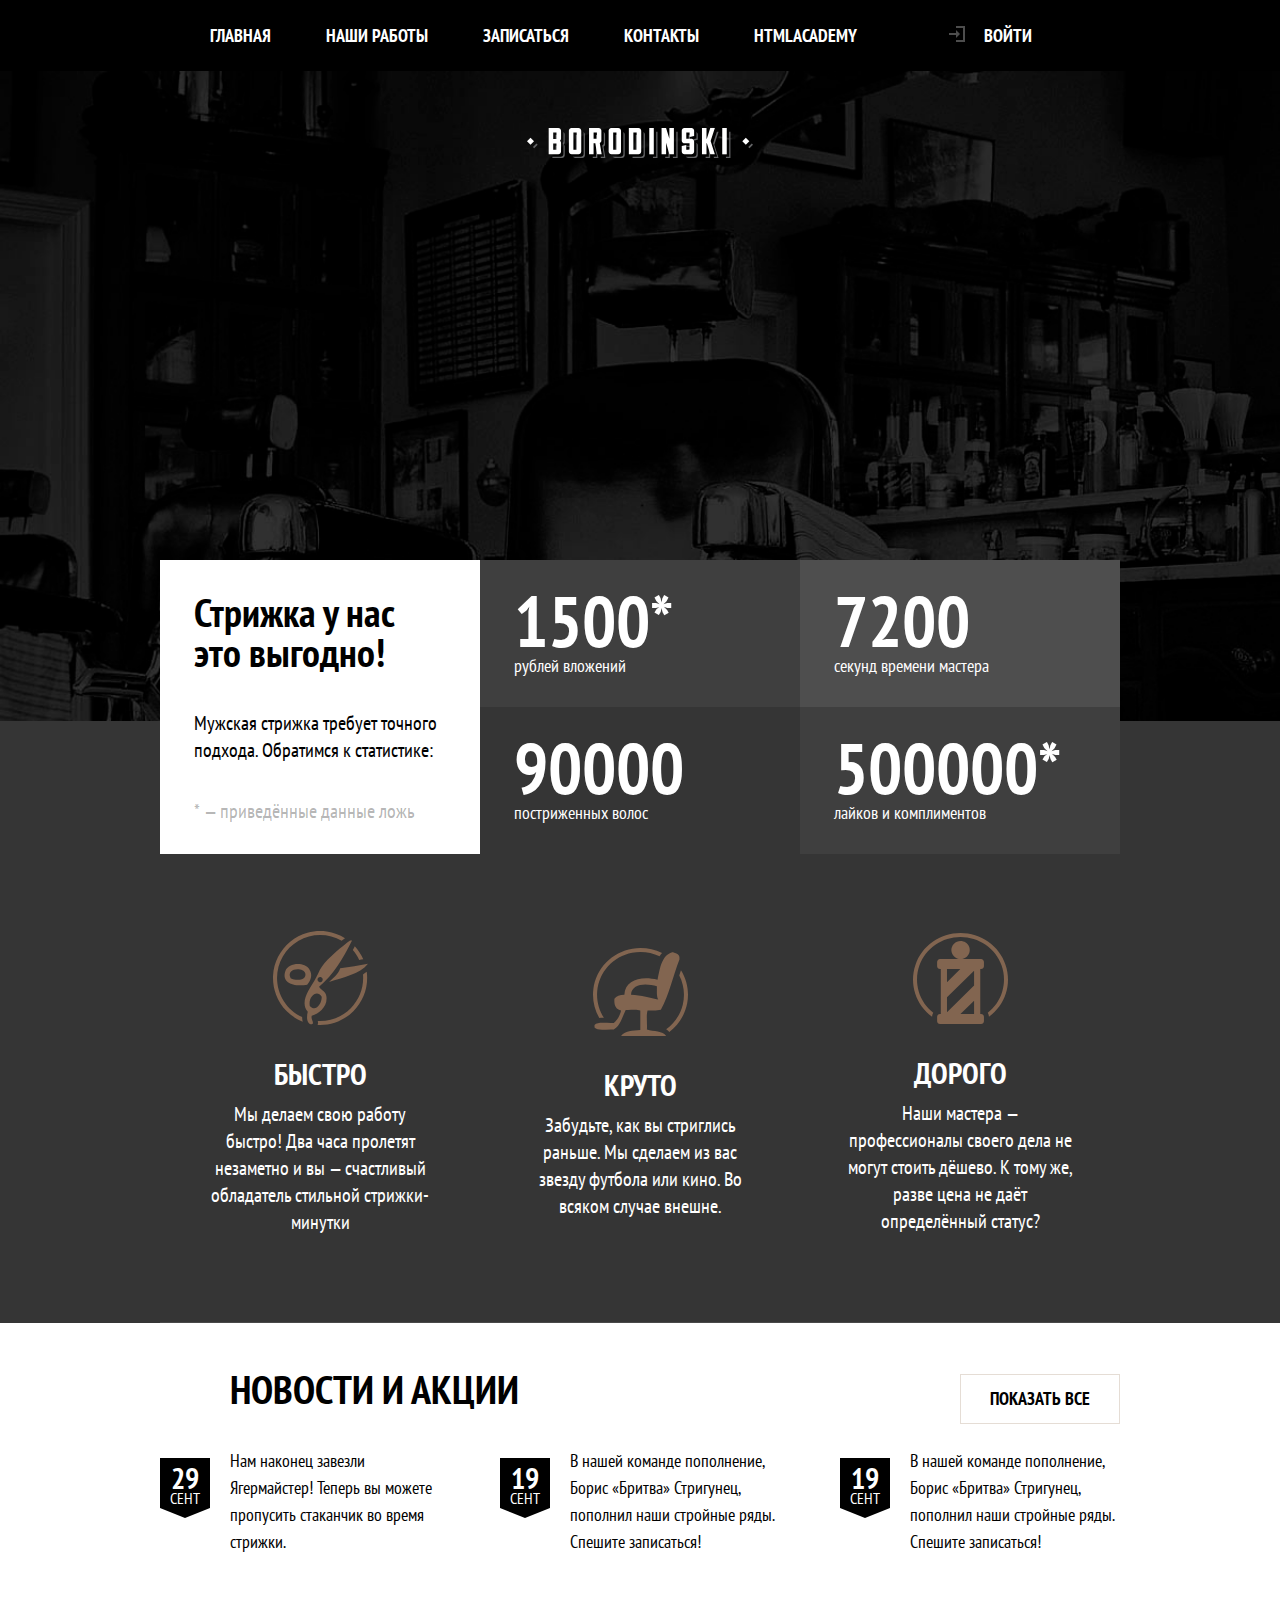
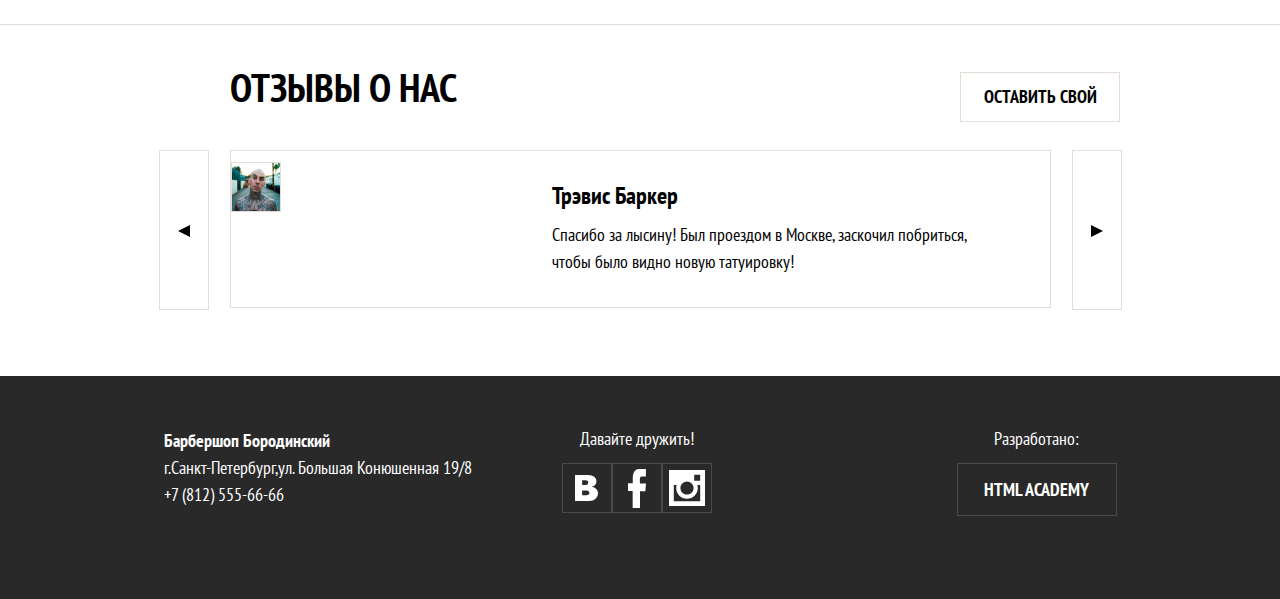
<file: index.html>
<!DOCTYPE html>
<html lang="en">
<head>
    <meta charset="UTF-8">
    <meta name="viewport" content="width=device-width, initial-scale=1.0">
    <link rel="stylesheet" href="css/style.css">
    <link rel="preconnect" href="https://fonts.googleapis.com">
    <link rel="preconnect" href="https://fonts.gstatic.com" crossorigin>
    <link href="https://fonts.googleapis.com/css2?family=PT+Sans+Narrow:wght@400;700&display=swap" rel="stylesheet">
    <title>Барбершоп "Бородинский"</title>
</head>
<body class="page-body">
    <header class="header">
        <a class="header__logo logotype"><img src="img/logotype-mobile.svg" alt="Барбершоп Бородинский"></a>
        <nav class="header__navigation nav">
            <div class="nav__container">
                <ul class="nav__list">
                    <li class="nav__item nav__item--active">
                        <a href="#">Главная</a>
                    </li>
                    <li class="nav__item">
                        <a href="photo.html">Наши работы</a>
                    </li>
                    <li class="nav__item">
                        <a href="#">Записаться</a>
                    </li>
                    <li class="nav__item">
                        <a href="#">Контакты</a>
                    </li>
                    <li class="nav__item">
                        <a href="#">HTMLACADEMY</a>
                    </li>
                </ul>
                <a class="nav__button" href="#"><img src="img/login-icon.svg" alt=""><span>Войти</span></a>
                <button class="btn-burger"></button>
            </div>
        </nav>
    </header>
    <main class="page-main">
        <section class="stats">
            <div class="stats__container">
                <header class="stats__header">
                    <h2 class="stats__title title">Стрижка у нас<br> это выгодно!</h2>
                    <p class="stats__header-text">Мужская стрижка требует точного подхода. Обратимся к статистике:</p>
                    <p class="stats__callout stats__callout--top">* — приведённые данные ложь</p>
                </header>
                <ul class="stats__list">
                    <li class="stats__item">
                        <b class="stats__num">1500*</b>
                        <span class="stats__text">рублей<br> вложений</span>
                    </li>
                    <li class="stats__item">
                        <b class="stats__num">7200</b>
                        <span class="stats__text">секунд<br> времени мастера</span>
                    </li>
                    <li class="stats__item">
                        <b class="stats__num">90000</b>
                        <span class="stats__text">постриженных<br> волос</span>
                    </li>
                    <li class="stats__item">
                        <b class="stats__num">500000*</b>
                        <span class="stats__text"><br>лайков и<br> комплиментов</span>
                    </li>
                 </ul>
                <p class="stats__callout stats__callout--bottom">* — приведённые данные ложь</p>
            </div>
        </section>
        <section class="page-main__reason reasons">
            <div class="container">
                <ul class="reasons__list">
                    <li class="reasons__item">
                        <img class="reason__img" src="img/reason-icon-1.svg" alt="">
                        <div class="reason__item-text">
                            <h3 class="reason__title title">Быстро</h3>
                            <p class="reason__text">Мы делаем свою работу быстро!
                            Два часа пролетят незаметно
                            и вы — счастливый обладатель стильной стрижки-минутки</p>
                        </div>
                    </li>
                    <li class="reasons__item">
                        <img class="reason__img" src="img/reason-icon-2.svg" alt="">
                        <div class="reason__item-text">
                            <h3 class="reason__title title">Круто</h3>
                            <p class="reason__text">Забудьте, как вы стриглись раньше. Мы сделаем из вас звезду футбола или кино. Во всяком случае внешне.</p>
                        </div>
                    </li>
                    <li class="reasons__item">
                        <img class="reason__img" src="img/reason-icon-3.svg" alt="">
                        <div class="reason__item-text">
                            <h3 class="reason__title title">Дорого</h3>
                            <p class="reason__text">Наши мастера — профессионалы своего дела не могут стоить
                                дёшево. К тому же, разве цена не даёт определённый статус?</p>
                        </div>
                    </li>
                 </ul>
                <div class="">
        
                </div>
            </div>
        </section>
        <div class="triangle"></div>
        <section class="page-main__news news">
            <div class="container">
                <h2 class="news__title title">НОВОСТИ И АКЦИИ</h2>
                <ul class="news__list">
                    <li class="news__item">
                        <div class="news__item-container">
                            <div class="news__date date-news">
                                <p class="date-news__num">29</p>
                                <p class="date-news__month">Сент</p>
                            </div>
                            <p class="news__text">Нам наконец завезли
                                Ягермайстер! Теперь вы можете
                                пропусить стаканчик во время
                                стрижки.
                            </p>
                        </div>
                    </li>
                    <li class="news__item">
                        <div class="news__item-container">
                            <div class="news__date date-news">
                                <p class="date-news__num">19</p>
                                <p class="date-news__month">Сент</p>
                            </div>
                            <p class="news__text">В нашей команде пополнение, Борис «Бритва» Стригунец, пополнил наши стройные ряды. Спешите записаться!</p>
                        </div>
                    </li>
                    <li class="news__item">
                        <div class="news__item-container">
                            <div class="news__date date-news">
                                <p class="date-news__num">19</p>
                                <p class="date-news__month">Сент</p>
                            </div>
                            <p class="news__text">В нашей команде пополнение, Борис «Бритва» Стригунец, пополнил наши стройные ряды. Спешите записаться!</p>
                        </div>
                    </li>
                 </ul>
                <button class="news__btn">Показать все</button>
                <div class="news__line"></div>
            </div>
        </section>
        <section class="page-main__reviews reviews">
            <div class="container">
                <h2 class="reviews__title title">ОТЗЫВЫ О НАС</h2>
                <button class="reviews__btn">Оставить свой</button>
                <div class="reviews__list-container">
                    <button class="reviews__list-btn reviews__list-btn--left"><img src="img/left-arrow.svg" alt=""></button>
                    <ul class="reviews__list">
                        <li class="reviews__item">
                            <div class="reviews__item-container">
                                <img class="reviews__icon" src="img/rewiews-avatar-1.png" alt="">
                                <div class="reviews__info">
                                    <p class="reviews__name">Трэвис Баркер</p>
                                    <p class="reviews__text">Спасибо за лысину! Был проездом в Москве, заскочил побриться, чтобы было видно новую татуировку!</p>
                                </div>
                            </div>
                        </li>
                     </ul>
                     <button class="reviews__list-btn reviews__list-btn--right"><img src="img/right-arrow.svg" alt=""></button>
                </div>
                <div class="slider-points"></div>
            </div>
        </section>
    </main>
    <footer class="page-footer">
        <div class="page-footer__container">
            <div class="page-footer__address-container">
                <div class="page-footer__title-container">
                    <h2 class="page-footer__title">Барбершоп Бородинский</h2>
                    <p class="page-footer__address">г.Санкт-Петербург,ул. Большая Конюшенная 19/8</p>
                </div>
                <div class="page-footer__tel">
                    <a class="page-footer__link" href="tel:+7 (812) 555-66-66">+7 (812) 555-66-66</a>
                </div>
            </div>
            <div class="page-footer__networks-container">
                <p class="networks__text">Давайте дружить!</p>
                <ul class="networks__list">
                    <li class="networks__item">
                        <div class="networks__item-container">
                            <a href="#"><img src="img/vk-icon.svg" alt=""></a>
                        </div>
                    </li>
                    <li class="networks__item">
                        <div class="networks__item-container">
                            <a href="#"><img src="img/fb-icon.svg" alt=""></a>
                        </div>
                    </li>
                    <li class="networks__item">
                        <div class="networks__item-container">
                            <a href="#"><img src="img/instagram-icon.svg" alt=""></a>
                        </div>
                    </li>
                </ul>
            </div>
            <div class="page-footer__developer developer">
                <div>
                    <p class="developer__title">Разработано:</p>
                    <button class="page-footer__button">
                        <a href=""><span class="developer__text">HTML ACADEMY</span></a>
                    </button>
                </div>
            </div>
        </div>
    </footer>
</body>
</html>
</file>
<file: css/style.css>
* {
  font-family: "PT Sans Narrow";
  font-size: 18px;
  padding: 0;
  margin: 0;
  box-sizing: border-box;
}

html, body {
  overflow-x: hidden;
}

body {
  position: relative;
  min-width: 320px;
}

.container {
  padding: 0 20px;
}
@media (min-width: 640px) {
  .container {
    padding: 0 64px;
  }
}
@media (min-width: 960px) {
  .container {
    max-width: 960px;
    margin: 0 auto;
    padding: 0;
    position: relative;
  }
}

.title {
  text-align: center;
  color: #000;
  font-size: 30px;
  font-weight: 700;
  line-height: 30px;
  text-transform: uppercase;
}

.header {
  background-color: rgb(255, 255, 255);
  display: flex;
  flex-direction: column;
}

.header__logo {
  text-align: center;
  padding: 29px 0 26px 0;
  order: 0;
}
@media (min-width: 640px) {
  .header__logo {
    order: 1;
    height: 400px;
    padding-top: 39px;
  }
}
@media (min-width: 960px) {
  .header__logo {
    height: 650px;
    padding-top: 57px;
  }
}

.logotype {
  background-color: rgb(36, 36, 36);
}
@media (min-width: 640px) {
  .logotype {
    background-color: #000000;
    background-image: url("../img/back-tablet (1).jpg");
    background-repeat: no-repeat;
    background-size: cover;
  }
}
@media (min-width: 960px) {
  .logotype {
    background-image: url("../img/back-desktop.jpg");
  }
}

.header__navigation {
  display: flex;
  flex-direction: column;
  order: 1;
}
@media (min-width: 640px) {
  .header__navigation {
    order: 0;
  }
}

.nav {
  background-color: #826550;
}
@media (min-width: 640px) {
  .nav {
    background-color: #000;
  }
}

.nav__container {
  display: flex;
}
@media (min-width: 640px) {
  .nav__container {
    justify-content: space-between;
    padding: 0 64px;
  }
}
@media (min-width: 960px) {
  .nav__container {
    padding: 0;
    max-width: 960px;
    margin: 0 auto;
  }
}

.nav__list {
  display: flex;
  list-style: none;
}
@media (min-width: 640px) {
  .nav__list {
    width: 561px;
    padding: 24px 0 24px 0;
    justify-content: space-between;
    margin-right: 31px;
  }
}
@media (min-width: 960px) {
  .nav__list {
    gap: unset;
    width: 702px;
    justify-content: space-around;
  }
}

.nav__item a {
  text-decoration: none;
  text-transform: uppercase;
  color: #FFF;
}
@media (min-width: 640px) {
  .nav__item a {
    font-weight: 700;
  }
}

@media (max-width: 640px) {
  .nav__button {
    display: none;
  }
}
@media (min-width: 640px) {
  .nav__button {
    display: block;
    text-align: center;
    padding: 28px 0;
    margin-right: 32px;
  }
}
@media (min-width: 960px) {
  .nav__button {
    display: block;
    text-align: center;
    padding: 24px 0;
    width: 150px;
    text-transform: uppercase;
    text-decoration: none;
    color: #FFF;
  }
}

.nav__button span {
  font-weight: 700;
}
@media (min-width: 640px) and (max-width: 960px) {
  .nav__button span {
    display: none;
  }
}

.nav__button img {
  margin-right: 19px;
}
@media (min-width: 960px) {
  .nav__button img {
    margin-right: 19px;
  }
}

.btn-burger {
  width: 70px;
  height: auto;
  background-color: #6A4D38;
}
@media (min-width: 640px) {
  .btn-burger {
    display: none;
  }
}

.stats {
  background: #353535;
}
@media (min-width: 960px) {
  .stats {
    margin-bottom: 47px;
  }
}

@media (min-width: 640px) {
  .stats__container {
    padding: 0 64px;
    position: relative;
    top: -192px;
    margin-bottom: -192px;
  }
}
@media (min-width: 960px) {
  .stats__container {
    display: grid;
    grid-template-columns: 1fr 2fr;
    margin: 0 auto;
    top: -161px;
    margin-bottom: -161px;
    max-width: 960px;
    padding: 0;
  }
}

.stats__header {
  padding: 28px 0;
  background-color: #FFF;
}
@media (min-width: 640px) {
  .stats__header {
    display: grid;
    grid-template-columns: 1fr 1fr;
    padding: 32px 34px 30px 34px;
  }
}
@media (min-width: 960px) {
  .stats__header {
    display: flex;
    flex-direction: column;
  }
}

.stats__title {
  margin-bottom: 13px;
}
@media (min-width: 640px) {
  .stats__title {
    text-align: left;
    font-size: 40px;
    line-height: 40px;
    margin-bottom: 24px;
    text-transform: none;
  }
}
@media (min-width: 960px) {
  .stats__title {
    margin-bottom: 38px;
  }
}

.stats__header-text {
  text-align: center;
  font-family: "PT Sans Narrow";
  font-size: 20px;
  line-height: 27px;
}
@media (min-width: 640px) {
  .stats__header-text {
    text-align: left;
    padding: 0 32px;
  }
}
@media (min-width: 960px) {
  .stats__header-text {
    padding: 0;
    margin-bottom: 34px;
  }
}

.stats__list {
  color: rgb(255, 255, 255);
}
@media (min-width: 640px) {
  .stats__list {
    min-width: 512px;
    display: grid;
    grid-template-columns: 1fr 1fr;
    background: #353535;
  }
}

.stats__item {
  display: flex;
  justify-content: space-between;
  padding: 20px;
  background-color: #4E4E4E;
}
@media (min-width: 640px) {
  .stats__item {
    display: block;
    padding: 25px 34px 30px 34px;
  }
}

.stats__item:nth-child(1) {
  background-color: rgb(53, 53, 53);
}
@media (min-width: 640px) {
  .stats__item:nth-child(1) {
    background-color: rgba(255, 255, 255, 0.05);
  }
}

.stats__item:nth-child(3) {
  background-color: rgb(53, 53, 53);
}

@media (min-width: 640px) {
  .stats__item:nth-child(4) {
    background-color: rgba(255, 255, 255, 0.05);
  }
}

.stats__callout {
  display: block;
  margin: 0;
  font-size: 20px;
  font-weight: 400;
}

.stats__callout--top {
  display: none;
}
@media (min-width: 640px) {
  .stats__callout--top {
    color: rgba(0, 0, 0, 0.3);
    display: block;
  }
}

.stats__callout--bottom {
  color: rgba(255, 255, 255, 0.3);
  text-align: center;
  padding: 20px;
  background: #242424;
}
@media (min-width: 640px) {
  .stats__callout--bottom {
    display: none;
  }
}

.stats__num {
  font-size: 40px;
  font-weight: 700;
  line-height: 40px;
}
@media (min-width: 640px) {
  .stats__num {
    font-size: 72px;
    line-height: 72px;
    margin-bottom: 12px;
  }
}

.stats__text {
  text-align: right;
  font-size: 18px;
  font-weight: 400;
  line-height: 18px;
}
@media (min-width: 640px) {
  .stats__text {
    display: block;
    text-align: left;
  }
  .stats__text br {
    display: none;
  }
}

.reasons {
  margin-top: -1px;
  padding-top: 20px;
  background-color: #242424;
  color: #FFF;
}
@media (min-width: 640px) {
  .reasons {
    background: #353535;
    position: relative;
    padding: 0;
  }
}

.reasons__list {
  list-style-type: none;
}
@media (min-width: 960px) {
  .reasons__list {
    max-width: 960px;
    margin: 0 auto;
    display: grid;
    grid-template-columns: 1fr 1fr 1fr;
    flex-wrap: wrap;
  }
}

.reasons__item {
  display: flex;
  flex-direction: column;
  align-items: center;
}
@media (min-width: 640px) {
  .reasons__item {
    padding: 42px 36px 37px 36px;
    flex-direction: row;
    border-bottom: 1px solid rgba(255, 255, 255, 0.1);
  }
}
@media (min-width: 960px) {
  .reasons__item {
    padding: 30px 45px 56px 45px;
    flex-direction: column;
    justify-content: center;
  }
}

.reason__img {
  margin-bottom: 31px;
}
@media (min-width: 640px) {
  .reason__img {
    margin: 0;
    margin-right: 34px;
  }
}
@media (min-width: 960px) {
  .reason__img {
    margin: 0;
    margin-bottom: 34px;
  }
}

@media (min-width: 960px) {
  .reason__item-text {
    display: flex;
    flex-direction: column;
    align-items: center;
  }
}

.reason__title {
  color: #FFF;
  margin-bottom: 12px;
}
@media (min-width: 640px) {
  .reason__title {
    text-align: left;
  }
}

.reason__text {
  text-align: center;
  font-size: 20px;
  font-weight: 400;
  line-height: 27px;
  margin-bottom: 30px;
}
@media (min-width: 640px) {
  .reason__text {
    text-align: left;
  }
}
@media (min-width: 960px) {
  .reason__text {
    text-align: center;
  }
}

.triangle {
  margin-bottom: 34px;
}
@media (min-width: 640px) {
  .triangle {
    margin-bottom: 51px;
  }
}

.page-main__news {
  margin-bottom: 27px;
}
@media (min-width: 640px) {
  .page-main__news {
    position: relative;
    border-bottom: 1px solid #E5DDD5;
    margin-bottom: 47px;
  }
}

.news__title {
  margin-bottom: 27px;
}
@media (min-width: 640px) {
  .news__title {
    font-size: 40px;
    text-align: left;
  }
}
@media (min-width: 960px) {
  .news__title {
    margin-left: 70px;
  }
}

.news__list {
  list-style-type: none;
  margin-bottom: 51px;
  display: flex;
  flex-direction: column;
}
@media (min-width: 640px) {
  .news__list {
    flex-direction: row;
    flex-wrap: wrap;
    -moz-column-gap: 45px;
         column-gap: 45px;
    justify-content: center;
  }
}
@media (min-width: 960px) {
  .news__list {
    justify-content: space-between;
  }
}

.news__item {
  display: flex;
  justify-content: center;
  border-bottom: 1px solid #E5DDD5;
  padding-bottom: 18px;
}
@media (min-width: 640px) {
  .news__item {
    border: none;
  }
}

.news__item:last-child {
  display: none;
}
@media (min-width: 960px) {
  .news__item:last-child {
    display: block;
  }
}

.news__item-container {
  display: grid;
  grid-template-columns: 50px 210px;
  gap: 20px;
  padding-top: 16px;
}
.news__item:nth-child(2) {
  border: none;
  padding-bottom: 0;
}

.news__date {
  margin-top: 11px;
}

.date-news {
  color: #FFF;
  width: 50px;
  height: 60px;
  background-image: url("../img/substrate.svg");
  text-align: center;
}

.date-news__num {
  display: block;
  font-size: 30px;
  font-weight: 700;
  line-height: 20px;
  padding-top: 10px;
}

.date-news__month {
  display: block;
  font-size: 16px;
  font-weight: 400;
  text-transform: uppercase;
}

.news__text {
  font-size: 18px;
  font-weight: 400;
  line-height: 27px;
}

.news__btn {
  display: block;
  margin: 0 auto;
  width: 280px;
  height: 50px;
  cursor: pointer;
  text-align: center;
  text-transform: uppercase;
  font-weight: 700;
  line-height: 24px;
  margin-bottom: 28px;
  background-color: rgb(255, 255, 255);
  border: 1px solid #E5DDD5;
}
@media (min-width: 640px) {
  .news__btn {
    width: 160px;
    position: absolute;
    right: 64px;
    top: 0px;
  }
}
@media (min-width: 960px) {
  .news__btn {
    right: 0;
  }
}

.news__line {
  border-bottom: 1px solid #E5DDD5;
}
@media (min-width: 640px) {
  .news__line {
    border: none;
  }
}

.reviews {
  position: relative;
}

@media (min-width: 960px) {
  .reviews__container {
    max-width: 960px;
  }
}

.reviews__title {
  margin-bottom: 28px;
}
@media (min-width: 640px) {
  .reviews__title {
    margin-bottom: 48px;
    text-align: left;
    font-size: 40px;
  }
}
@media (min-width: 960px) {
  .reviews__title {
    margin-left: 70px;
  }
}

.reviews__btn {
  display: none;
}
@media (min-width: 640px) {
  .reviews__btn {
    display: block;
    margin: 0 auto;
    width: 160px;
    height: 50px;
    cursor: pointer;
    text-align: center;
    text-transform: uppercase;
    font-weight: 700;
    line-height: 24px;
    margin-bottom: 28px;
    background-color: rgb(255, 255, 255);
    border: 1px solid #E5DDD5;
    position: absolute;
    right: 64px;
    top: 0px;
  }
}
@media (min-width: 960px) {
  .reviews__btn {
    right: 0;
  }
}

.reviews__list-container {
  display: flex;
  justify-content: center;
}
@media (min-width: 960px) {
  .reviews__list-container {
    gap: 21px;
  }
}

.reviews__list-btn {
  display: none;
}
@media (min-width: 640px) {
  .reviews__list-btn {
    display: block;
    min-width: 50px;
    height: 160px;
    border: 1px solid #E5DDD5;
    background-color: #FFF;
  }
}

.reviews__list {
  list-style-type: none;
  display: block;
  height: 160px;
}

.reviews__item {
  display: flex;
  justify-content: center;
}
@media (min-width: 640px) {
  .reviews__item {
    width: 542px;
    height: 158px;
    border: 1px solid #E5DDD5;
  }
}
@media (min-width: 960px) {
  .reviews__item {
    width: auto;
  }
}

.reviews__item-container {
  display: grid;
  grid-template-columns: 50px 210px;
  gap: 20px;
}
@media (min-width: 640px) {
  .reviews__item-container {
    display: flex;
    padding: 31px 30px 36px 30px;
  }
}
@media (min-width: 960px) {
  .reviews__item-container {
    display: grid;
    grid-template-columns: 249px 570px;
    gap: 0;
    padding: 0;
  }
}

.reviews__icon {
  margin-top: 11px;
}

@media (min-width: 960px) {
  .reviews__info {
    padding: 31px 72px 36px 72px;
  }
}

.reviews__name {
  font-size: 24px;
  font-weight: 700;
  line-height: 27px;
  margin-bottom: 9px;
}
@media (min-width: 960px) {
  .reviews__name {
    margin-bottom: 12px;
  }
}

.reviews__text {
  font-size: 18px;
  font-weight: 400;
  line-height: 27px;
}

.slider-points {
  margin-bottom: 18px;
}
@media (min-width: 640px) {
  .slider-points {
    margin-bottom: 66px;
  }
}

.page-footer {
  padding-top: 33px;
  background-color: #292929;
  color: #FFF;
  display: flex;
  flex-direction: column;
}
@media (min-width: 960px) {
  .page-footer {
    padding: 51px 0 55px 0;
  }
}

@media (min-width: 640px) {
  .page-footer__container {
    padding: 0 64px;
    display: grid;
    row-gap: 50px;
  }
}
@media (min-width: 960px) {
  .page-footer__container {
    max-width: 960px;
    margin: 0 auto;
    padding: 0;
    display: flex;
    row-gap: 0;
  }
}

.page-footer__address-container {
  order: 0;
}
@media (min-width: 640px) {
  .page-footer__address-container {
    display: flex;
    flex-direction: column;
  }
}
@media (min-width: 960px) {
  .page-footer__address-container {
    margin-right: 90px;
  }
}

.page-footer__title-container {
  display: block;
  width: 195px;
  margin: 0 auto;
  text-align: center;
  margin-bottom: 17px;
}
@media (min-width: 640px) {
  .page-footer__title-container {
    margin: 0;
    width: auto;
    text-align: left;
  }
}

.page-footer__title {
  font-size: 18px;
  font-weight: 700;
  line-height: 27px;
}

.page-footer__address {
  font-size: 18px;
  font-weight: 400;
  line-height: 27px;
}

.page-footer__tel {
  display: block;
  width: 280px;
  margin: 0 auto;
  margin-bottom: 26px;
  text-align: center;
  border: 1px solid #4A4A4A;
  background-color: #292929;
  color: #FFF;
  font-weight: 700;
  line-height: 27px;
  padding: 12px 0;
  cursor: pointer;
}
@media (min-width: 640px) {
  .page-footer__tel {
    order: 1;
    margin: 0;
    padding: 0;
    width: auto;
    border: none;
    text-align: left;
    font-weight: 400;
  }
}

.page-footer__networks-container {
  order: 2;
}
@media (min-width: 640px) {
  .page-footer__networks-container {
    order: 3;
    grid-column-start: 1;
    grid-column-end: 3;
  }
}
@media (min-width: 960px) {
  .page-footer__networks-container {
    order: 2;
    margin-right: 245px;
  }
}

.networks__text {
  display: none;
}
@media (min-width: 960px) {
  .networks__text {
    display: block;
    text-align: center;
    margin-bottom: 13px;
  }
}

.networks__list {
  display: grid;
  grid-template-columns: 1fr 1fr 1fr;
  align-items: center;
  list-style-type: none;
  margin-bottom: 31px;
}

.networks__item {
  display: block;
  height: 101px;
  border: 1px solid #4A4A4A;
}
@media (min-width: 960px) {
  .networks__item {
    width: 50px;
    height: 50px;
  }
}

.networks__item-container {
  width: 100%;
  height: 100%;
  display: flex;
  align-items: center;
  justify-content: center;
}

.networks__item a {
  text-decoration: none;
  width: 100%;
  height: 100%;
  display: flex;
  align-items: center;
  justify-content: center;
}

.page-footer__button {
  display: block;
  width: 280px;
  margin: 0 auto;
  text-align: center;
  border: 1px solid #4A4A4A;
  background-color: #292929;
  color: #FFF;
  font-weight: 700;
  line-height: 27px;
  padding: 12px 0;
  cursor: pointer;
}
@media (min-width: 640px) {
  .page-footer__button {
    margin: 0;
    width: 160px;
  }
}

.page-footer__button a {
  text-decoration: none;
  color: #FFF;
}

.page-footer__link {
  color: #FFF;
  text-decoration: none;
}

.page-footer__developer {
  padding-bottom: 24px;
  order: 3;
}
@media (min-width: 640px) {
  .page-footer__developer {
    order: 2;
    display: flex;
    justify-content: end;
    padding: 0;
  }
}
@media (min-width: 960px) {
  .page-footer__developer {
    order: 3;
  }
}

.developer__title {
  text-align: center;
  margin-bottom: 13px;
}/*# sourceMappingURL=style.css.map */
</file>
